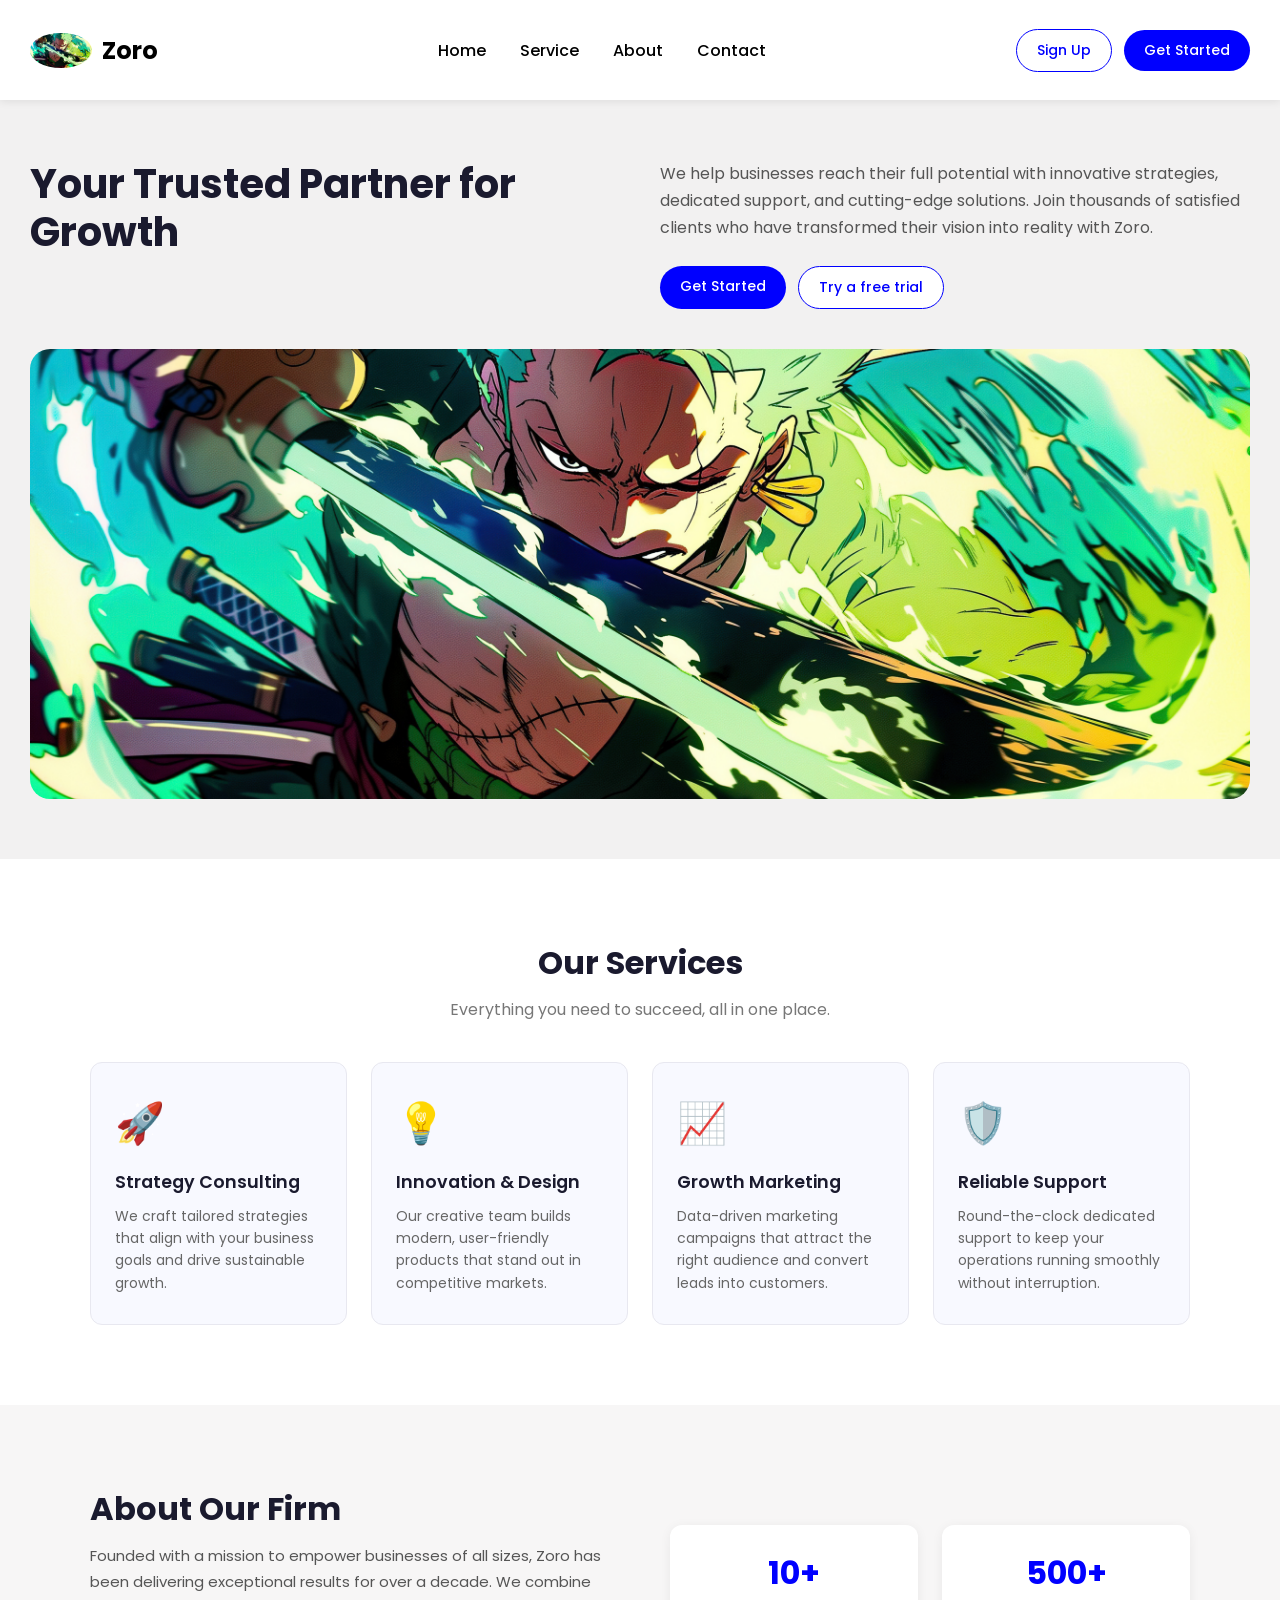
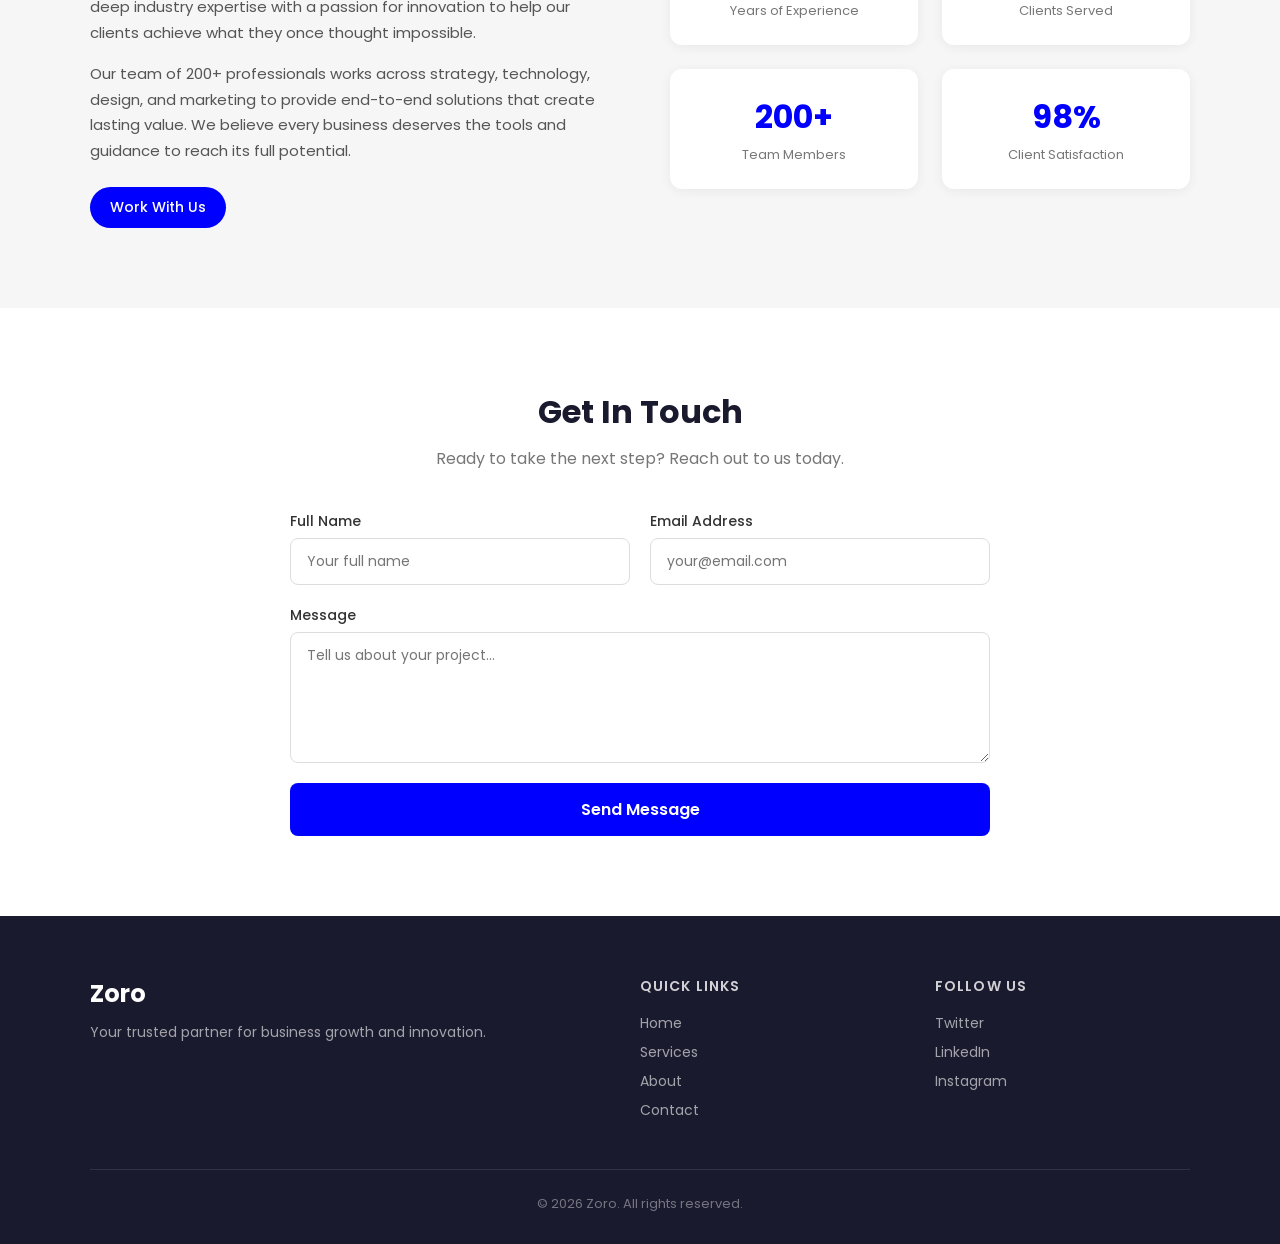
<file: index.html>
<!DOCTYPE html>
<html lang="en">

<head>
    <meta charset="UTF-8">
    <meta name="viewport" content="width=device-width, initial-scale=1.0">
    <link rel="preconnect" href="https://fonts.googleapis.com">
    <link rel="preconnect" href="https://fonts.gstatic.com" crossorigin>
    <link href="https://fonts.googleapis.com/css2?family=Poppins:wght@400;500;600;700&display=swap" rel="stylesheet">
    <link rel="stylesheet" href="./mar.css">
    <title>Zoro - Your Trusted Partner</title>
</head>

<body>
    <main>
        <nav class="navbar">
            <div class="logoDiv">
                <img src="./roronoa-zoro-green-5120x2880-18358.jpg" alt="Zoro logo">
                <h2>Zoro</h2>
            </div>
            <div class="navLink">
                <a href="#home">Home</a>
                <a href="#service">Service</a>
                <a href="#about">About</a>
                <a href="#contact">Contact</a>
            </div>
            <div class="navBtn">
                <button class="btn">Sign Up</button>
                <a class="aBtn" href="#contact">Get Started</a>
            </div>
        </nav>

        <section class="Hero" id="home">
            <div class="info">
                <div class="heroHeading">
                    <h1>Your Trusted Partner for Growth</h1>
                </div>
                <div class="webInfo">
                    <p>We help businesses reach their full potential with innovative strategies, dedicated support, and
                        cutting-edge solutions. Join thousands of satisfied clients who have transformed their vision
                        into reality with Zoro.</p>
                    <div class="heroBtns">
                        <a class="aBtn" href="#contact">Get Started</a>
                        <button class="btn">Try a free trial</button>
                    </div>
                </div>
            </div>
            <div class="heroImg">
                <img src="./roronoa-zoro-green-5120x2880-18358.jpg" alt="Zoro hero banner">
            </div>
        </section>

        <section class="services" id="service">
            <h2 class="sectionTitle">Our Services</h2>
            <p class="sectionSubtitle">Everything you need to succeed, all in one place.</p>
            <div class="serviceCards">
                <div class="card">
                    <div class="cardIcon">🚀</div>
                    <h3>Strategy Consulting</h3>
                    <p>We craft tailored strategies that align with your business goals and drive sustainable growth.</p>
                </div>
                <div class="card">
                    <div class="cardIcon">💡</div>
                    <h3>Innovation &amp; Design</h3>
                    <p>Our creative team builds modern, user-friendly products that stand out in competitive markets.</p>
                </div>
                <div class="card">
                    <div class="cardIcon">📈</div>
                    <h3>Growth Marketing</h3>
                    <p>Data-driven marketing campaigns that attract the right audience and convert leads into customers.</p>
                </div>
                <div class="card">
                    <div class="cardIcon">🛡️</div>
                    <h3>Reliable Support</h3>
                    <p>Round-the-clock dedicated support to keep your operations running smoothly without interruption.</p>
                </div>
            </div>
        </section>

        <section class="about" id="about">
            <div class="aboutContent">
                <div class="aboutText">
                    <h2 class="sectionTitle">About Our Firm</h2>
                    <p>Founded with a mission to empower businesses of all sizes, Zoro has been delivering exceptional
                        results for over a decade. We combine deep industry expertise with a passion for innovation to
                        help our clients achieve what they once thought impossible.</p>
                    <p>Our team of 200+ professionals works across strategy, technology, design, and marketing to
                        provide end-to-end solutions that create lasting value. We believe every business deserves the
                        tools and guidance to reach its full potential.</p>
                    <a class="aBtn" href="#contact">Work With Us</a>
                </div>
                <div class="aboutStats">
                    <div class="stat">
                        <span class="statNumber">10+</span>
                        <span class="statLabel">Years of Experience</span>
                    </div>
                    <div class="stat">
                        <span class="statNumber">500+</span>
                        <span class="statLabel">Clients Served</span>
                    </div>
                    <div class="stat">
                        <span class="statNumber">200+</span>
                        <span class="statLabel">Team Members</span>
                    </div>
                    <div class="stat">
                        <span class="statNumber">98%</span>
                        <span class="statLabel">Client Satisfaction</span>
                    </div>
                </div>
            </div>
        </section>

        <section class="contact" id="contact">
            <h2 class="sectionTitle">Get In Touch</h2>
            <p class="sectionSubtitle">Ready to take the next step? Reach out to us today.</p>
            <form class="contactForm" id="contactForm">
                <div class="formRow">
                    <div class="formGroup">
                        <label for="name">Full Name</label>
                        <input type="text" id="name" name="name" placeholder="Your full name" required>
                    </div>
                    <div class="formGroup">
                        <label for="email">Email Address</label>
                        <input type="email" id="email" name="email" placeholder="your@email.com" required>
                    </div>
                </div>
                <div class="formGroup">
                    <label for="message">Message</label>
                    <textarea id="message" name="message" rows="5" placeholder="Tell us about your project..." required></textarea>
                </div>
                <button type="submit" class="aBtn submitBtn">Send Message</button>
                <p class="formSuccess" id="formSuccess" hidden>Thank you! Your message has been received. We will be in touch soon.</p>
            </form>
        </section>
    </main>

    <footer class="footer">
        <div class="footerContent">
            <div class="footerBrand">
                <h3>Zoro</h3>
                <p>Your trusted partner for business growth and innovation.</p>
            </div>
            <div class="footerLinks">
                <h4>Quick Links</h4>
                <a href="#home">Home</a>
                <a href="#service">Services</a>
                <a href="#about">About</a>
                <a href="#contact">Contact</a>
            </div>
            <div class="footerLinks">
                <h4>Follow Us</h4>
                <a href="#">Twitter</a>
                <a href="#">LinkedIn</a>
                <a href="#">Instagram</a>
            </div>
        </div>
        <p class="footerCopy">&copy; <span id="year"></span> Zoro. All rights reserved.</p>
    </footer>

    <script>
        document.getElementById('year').textContent = new Date().getFullYear();

        document.getElementById('contactForm').addEventListener('submit', function (e) {
            e.preventDefault();
            this.reset();
            document.getElementById('formSuccess').hidden = false;
        });
    </script>
</body>

</html>
</file>
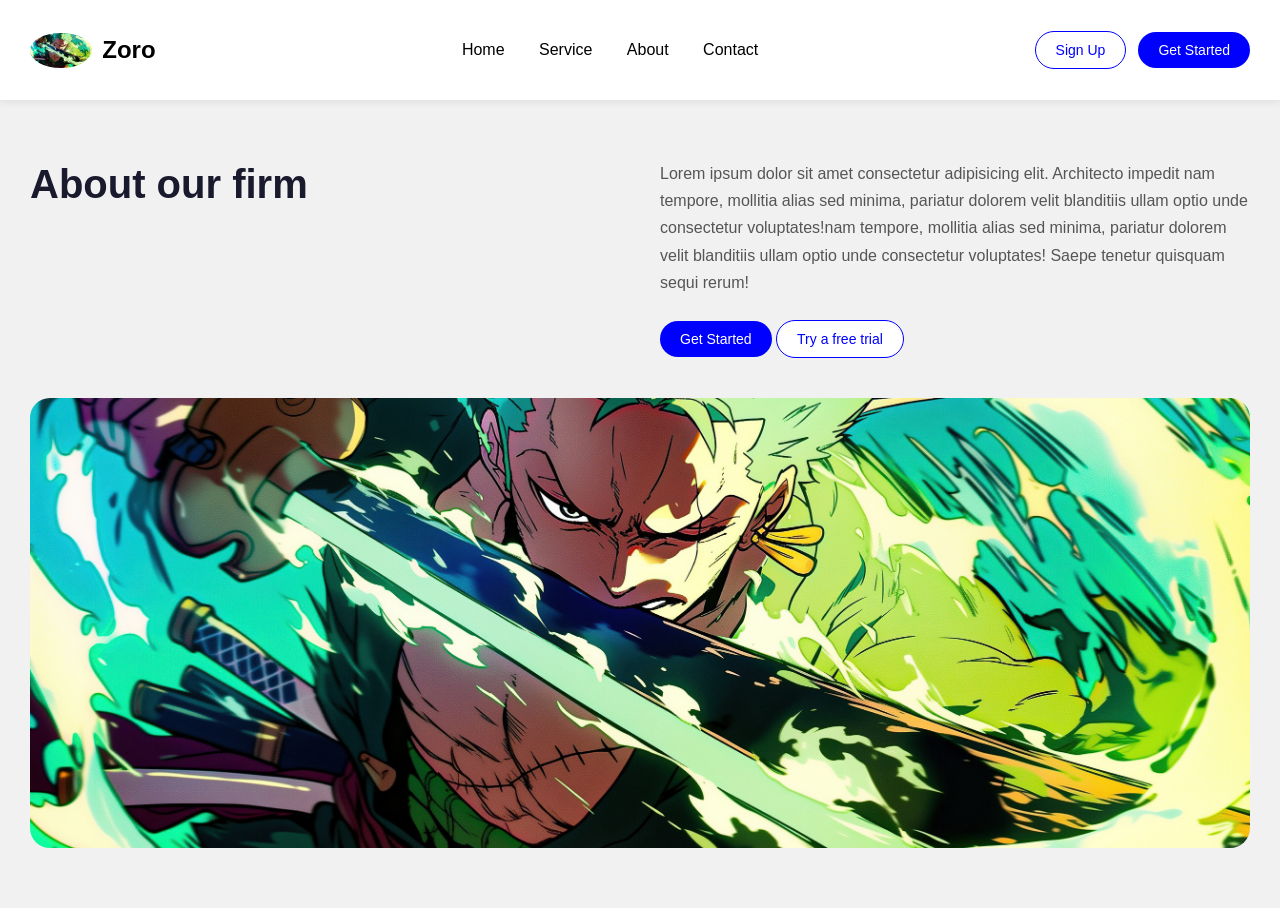
<file: in.html>
<!DOCTYPE html>
<html lang="en">

<head>
    <meta charset="UTF-8">
    <meta name="viewport" content="width=device-width, initial-scale=1.0">
    <link rel="stylesheet" href="./mar.css">
    <title>Document</title>
</head>

<body>
    <main>
        <nav class="navbar">
            <div class="logoDiv">
                <img src="./roronoa-zoro-green-5120x2880-18358.jpg" alt="">
                <h2>Zoro</h2>
            </div>
            <div class="navLink">
                <a href="#">Home</a>
                <a href="#">Service</a>
                <a href="#">About</a>
                <a href="#">Contact</a>
            </div>
            <div class="navBtn">
                <button class="btn">Sign Up</button>
                <a class="aBtn" href="#">Get Started</a>

            </div>
        </nav>

        <section class="Hero">
            <div class="info">
                <div class="heroHeading">
                    <h1>About our firm</h1>
                </div>
                <div class="webInfo">
                    <p>Lorem ipsum dolor sit amet consectetur adipisicing elit. Architecto impedit nam tempore, mollitia
                        alias sed minima, pariatur dolorem velit blanditiis ullam optio unde consectetur voluptates!nam tempore, mollitia
                        alias sed minima, pariatur dolorem velit blanditiis ullam optio unde consectetur voluptates!
                        Saepe tenetur quisquam sequi rerum!</p>
                    <a class="aBtn" href="#">Get Started</a>
                    <button class="btn">Try a free trial</button>
                </div>
            </div>
            <div class="heroImg">
                <img src="./roronoa-zoro-green-5120x2880-18358.jpg" alt="">
            </div>
        </section>
    </main>
</body>

</html>
</file>
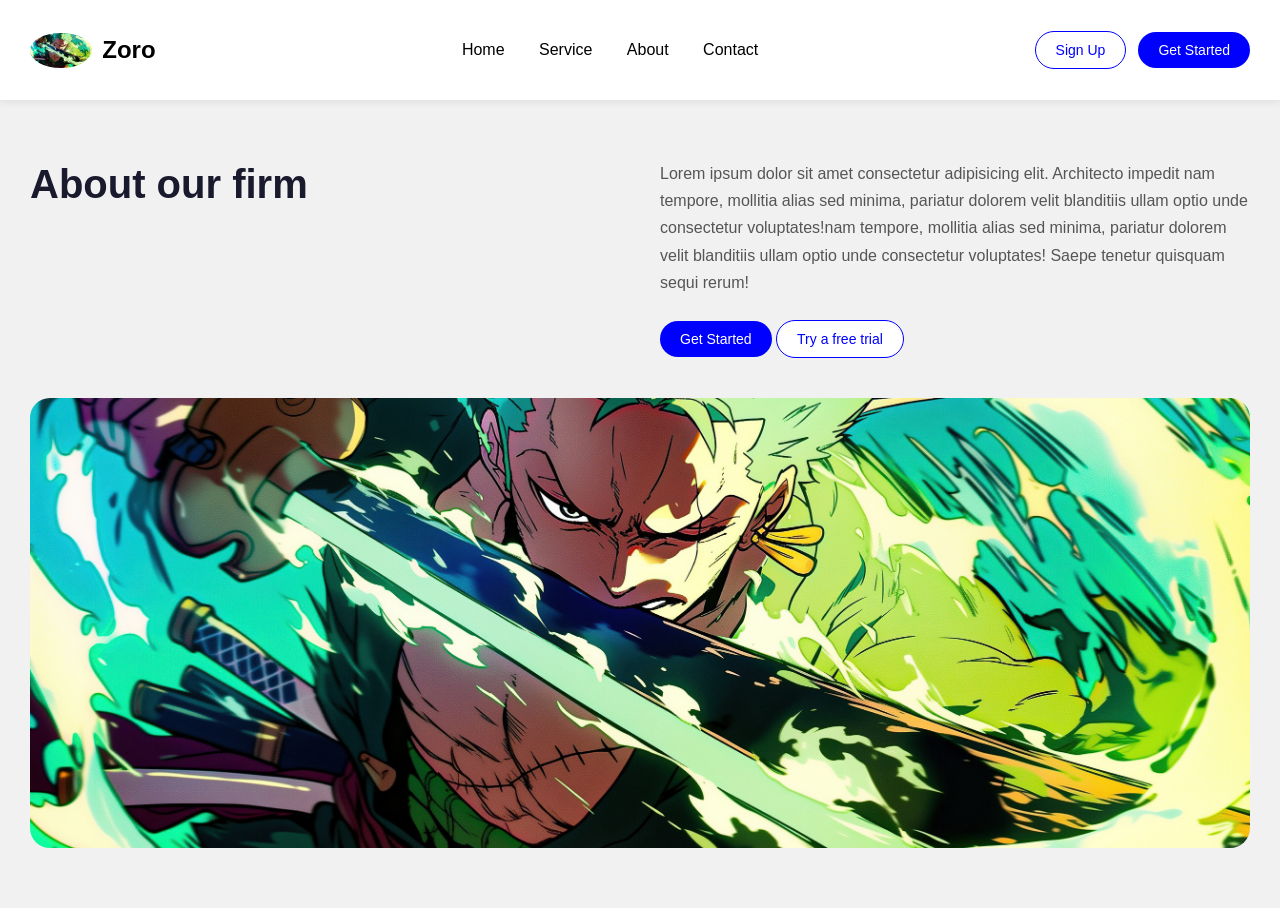
<file: intext.html>
<!DOCTYPE html>
<html lang="en">

<head>
    <meta charset="UTF-8">
    <meta name="viewport" content="width=device-width, initial-scale=1.0">
    <link rel="stylesheet" href="./mar.css">
    <title>Document</title>
</head>

<body>
    <main>
        <nav class="navbar">
            <div class="logoDiv">
                <img src="./roronoa-zoro-green-5120x2880-18358.jpg" alt="">
                <h2>Zoro</h2>
            </div>
            <div class="navLink">
                <a href="#">Home</a>
                <a href="#">Service</a>
                <a href="#">About</a>
                <a href="#">Contact</a>
            </div>
            <div class="navBtn">
                <button class="btn">Sign Up</button>
                <a class="aBtn" href="#">Get Started</a>

            </div>
        </nav>

        <section class="Hero">
            <div class="info">
                <div class="heroHeading">
                    <h1>About our firm</h1>
                </div>
                <div class="webInfo">
                    <p>Lorem ipsum dolor sit amet consectetur adipisicing elit. Architecto impedit nam tempore, mollitia
                        alias sed minima, pariatur dolorem velit blanditiis ullam optio unde consectetur voluptates!nam tempore, mollitia
                        alias sed minima, pariatur dolorem velit blanditiis ullam optio unde consectetur voluptates!
                        Saepe tenetur quisquam sequi rerum!</p>
                    <a class="aBtn" href="#">Get Started</a>
                    <button class="btn">Try a free trial</button>
                </div>
            </div>
            <div class="heroImg">
                <img src="./roronoa-zoro-green-5120x2880-18358.jpg" alt="">
            </div>
        </section>
    </main>
</body>


</html>
</file>
<file: mar.css>
:root {
    --primary-color: #0000ff;
    --primary-dark: #0000b4;
}

* {
    padding: 0;
    margin: 0;
    box-sizing: border-box;
    font-family: 'Poppins', sans-serif;
}

a {
    text-decoration: none;
    color: black;
}

/* ===== NAVBAR ===== */
.navbar {
    height: 100px;
    padding: 0 30px;
    display: flex;
    justify-content: space-between;
    align-items: center;
    position: sticky;
    top: 0;
    background-color: white;
    box-shadow: 0 2px 8px rgba(0, 0, 0, 0.08);
    z-index: 100;
}

.logoDiv {
    display: flex;
    align-items: center;
    gap: 10px;
}

.logoDiv img {
    height: 35px;
    border-radius: 50%;
}

.navLink a {
    font-size: 16px;
    padding-left: 30px;
    font-weight: 500;
    transition: color 0.2s;
}

.navLink a:hover {
    color: var(--primary-color);
}

.btn {
    background-color: white;
    color: var(--primary-color);
    padding: 10px 20px;
    border: 1px solid var(--primary-color);
    border-radius: 2000px;
    cursor: pointer;
    font-size: 14px;
    font-weight: 500;
    transition: background-color 0.2s, color 0.2s;
}

.btn:hover {
    background-color: var(--primary-color);
    color: white;
}

.aBtn {
    background-color: var(--primary-color);
    color: white;
    padding: 10px 20px;
    border-radius: 50px;
    font-size: 14px;
    font-weight: 500;
    transition: background-color 0.2s;
}

.aBtn:hover {
    background-color: var(--primary-dark);
    color: white;
}

.navBtn {
    display: flex;
    align-items: center;
    gap: 12px;
}

/* ===== HERO SECTION ===== */
.Hero {
    padding: 60px 30px;
    background-color: rgba(227, 225, 225, 0.454);
}

.info {
    display: flex;
    gap: 40px;
    padding-bottom: 40px;
    align-items: flex-start;
}

.heroHeading {
    flex: 1;
}

.heroHeading h1 {
    font-size: 2.5rem;
    font-weight: 700;
    line-height: 1.2;
    color: #1a1a2e;
}

.webInfo {
    flex: 1;
}

.webInfo p {
    padding-bottom: 24px;
    font-size: 16px;
    line-height: 1.7;
    color: #555;
}

.heroBtns {
    display: flex;
    gap: 12px;
    flex-wrap: wrap;
}

.heroImg {
    width: 100%;
    height: 450px;
    overflow: hidden;
    border-radius: 20px;
}

.heroImg img {
    width: 100%;
    height: 100%;
    object-fit: cover;
}

/* ===== SECTION COMMON ===== */
.sectionTitle {
    font-size: 2rem;
    font-weight: 700;
    color: #1a1a2e;
    margin-bottom: 10px;
    text-align: center;
}

.sectionSubtitle {
    font-size: 16px;
    color: #777;
    text-align: center;
    margin-bottom: 40px;
}

/* ===== SERVICES SECTION ===== */
.services {
    padding: 80px 30px;
    background-color: white;
}

.serviceCards {
    display: grid;
    grid-template-columns: repeat(auto-fit, minmax(220px, 1fr));
    gap: 24px;
    max-width: 1100px;
    margin: 0 auto;
}

.card {
    background-color: #f8f9ff;
    border: 1px solid #e8e8f0;
    border-radius: 12px;
    padding: 30px 24px;
    transition: transform 0.2s, box-shadow 0.2s;
}

.card:hover {
    transform: translateY(-4px);
    box-shadow: 0 8px 24px rgba(0, 0, 200, 0.1);
}

.cardIcon {
    font-size: 2.5rem;
    margin-bottom: 16px;
}

.card h3 {
    font-size: 1.1rem;
    font-weight: 600;
    color: #1a1a2e;
    margin-bottom: 10px;
}

.card p {
    font-size: 14px;
    color: #666;
    line-height: 1.6;
}

/* ===== ABOUT SECTION ===== */
.about {
    padding: 80px 30px;
    background-color: rgba(227, 225, 225, 0.3);
}

.aboutContent {
    display: flex;
    gap: 60px;
    align-items: center;
    max-width: 1100px;
    margin: 0 auto;
}

.aboutText {
    flex: 1;
}

.aboutText .sectionTitle {
    text-align: left;
}

.aboutText p {
    font-size: 15px;
    color: #555;
    line-height: 1.7;
    margin-bottom: 16px;
}

.aboutText .aBtn {
    display: inline-block;
    margin-top: 8px;
}

.aboutStats {
    flex: 1;
    display: grid;
    grid-template-columns: 1fr 1fr;
    gap: 24px;
}

.stat {
    background-color: white;
    border-radius: 12px;
    padding: 24px;
    text-align: center;
    box-shadow: 0 2px 12px rgba(0, 0, 0, 0.06);
}

.statNumber {
    display: block;
    font-size: 2rem;
    font-weight: 700;
    color: var(--primary-color);
}

.statLabel {
    display: block;
    font-size: 13px;
    color: #777;
    margin-top: 4px;
}

/* ===== CONTACT SECTION ===== */
.contact {
    padding: 80px 30px;
    background-color: white;
}

.contactForm {
    max-width: 700px;
    margin: 0 auto;
}

.formRow {
    display: grid;
    grid-template-columns: 1fr 1fr;
    gap: 20px;
    margin-bottom: 20px;
}

.formGroup {
    display: flex;
    flex-direction: column;
    gap: 6px;
}

.formGroup label {
    font-size: 14px;
    font-weight: 500;
    color: #333;
}

.formGroup input,
.formGroup textarea {
    padding: 12px 16px;
    border: 1px solid #ddd;
    border-radius: 8px;
    font-size: 14px;
    font-family: inherit;
    outline: none;
    transition: border-color 0.2s;
}

.formGroup input:focus,
.formGroup textarea:focus {
    border-color: var(--primary-color);
}

.formGroup textarea {
    resize: vertical;
}

.submitBtn {
    display: block;
    width: 100%;
    border: none;
    cursor: pointer;
    font-size: 16px;
    font-weight: 600;
    padding: 14px 20px;
    margin-top: 20px;
    border-radius: 8px;
    text-align: center;
}

/* ===== FOOTER ===== */
.footer {
    background-color: #1a1a2e;
    color: white;
    padding: 60px 30px 30px;
}

.footerContent {
    display: grid;
    grid-template-columns: 2fr 1fr 1fr;
    gap: 40px;
    max-width: 1100px;
    margin: 0 auto;
    padding-bottom: 40px;
    border-bottom: 1px solid rgba(255, 255, 255, 0.1);
}

.footerBrand h3 {
    font-size: 1.5rem;
    font-weight: 700;
    margin-bottom: 10px;
}

.footerBrand p {
    font-size: 14px;
    color: rgba(255, 255, 255, 0.6);
    line-height: 1.6;
}

.footerLinks h4 {
    font-size: 14px;
    font-weight: 600;
    text-transform: uppercase;
    letter-spacing: 0.08em;
    margin-bottom: 16px;
    color: rgba(255, 255, 255, 0.8);
}

.footerLinks a {
    display: block;
    color: rgba(255, 255, 255, 0.6);
    font-size: 14px;
    margin-bottom: 8px;
    transition: color 0.2s;
}

.footerLinks a:hover {
    color: white;
}

.footerCopy {
    text-align: center;
    font-size: 13px;
    color: rgba(255, 255, 255, 0.4);
    padding-top: 24px;
    max-width: 1100px;
    margin: 0 auto;
}

/* ===== RESPONSIVE ===== */
@media (max-width: 768px) {
    .navLink {
        display: none;
    }

    .heroHeading h1 {
        font-size: 1.8rem;
    }

    .info {
        flex-direction: column;
        gap: 20px;
    }

    .aboutContent {
        flex-direction: column;
        gap: 40px;
    }

    .formRow {
        grid-template-columns: 1fr;
    }

    .footerContent {
        grid-template-columns: 1fr;
        gap: 30px;
    }
}

@media (max-width: 480px) {
    .navbar {
        padding: 0 16px;
    }

    .navBtn .btn {
        display: none;
    }

    .Hero,
    .services,
    .about,
    .contact {
        padding: 40px 16px;
    }

    .heroHeading h1 {
        font-size: 1.5rem;
    }

    .heroImg {
        height: 250px;
    }

    .sectionTitle {
        font-size: 1.5rem;
    }
}
.formSuccess {
    margin-top: 16px;
    padding: 12px 16px;
    background-color: #e6f4ea;
    color: #2e7d32;
    border-radius: 8px;
    font-size: 14px;
    font-weight: 500;
}
</file>
